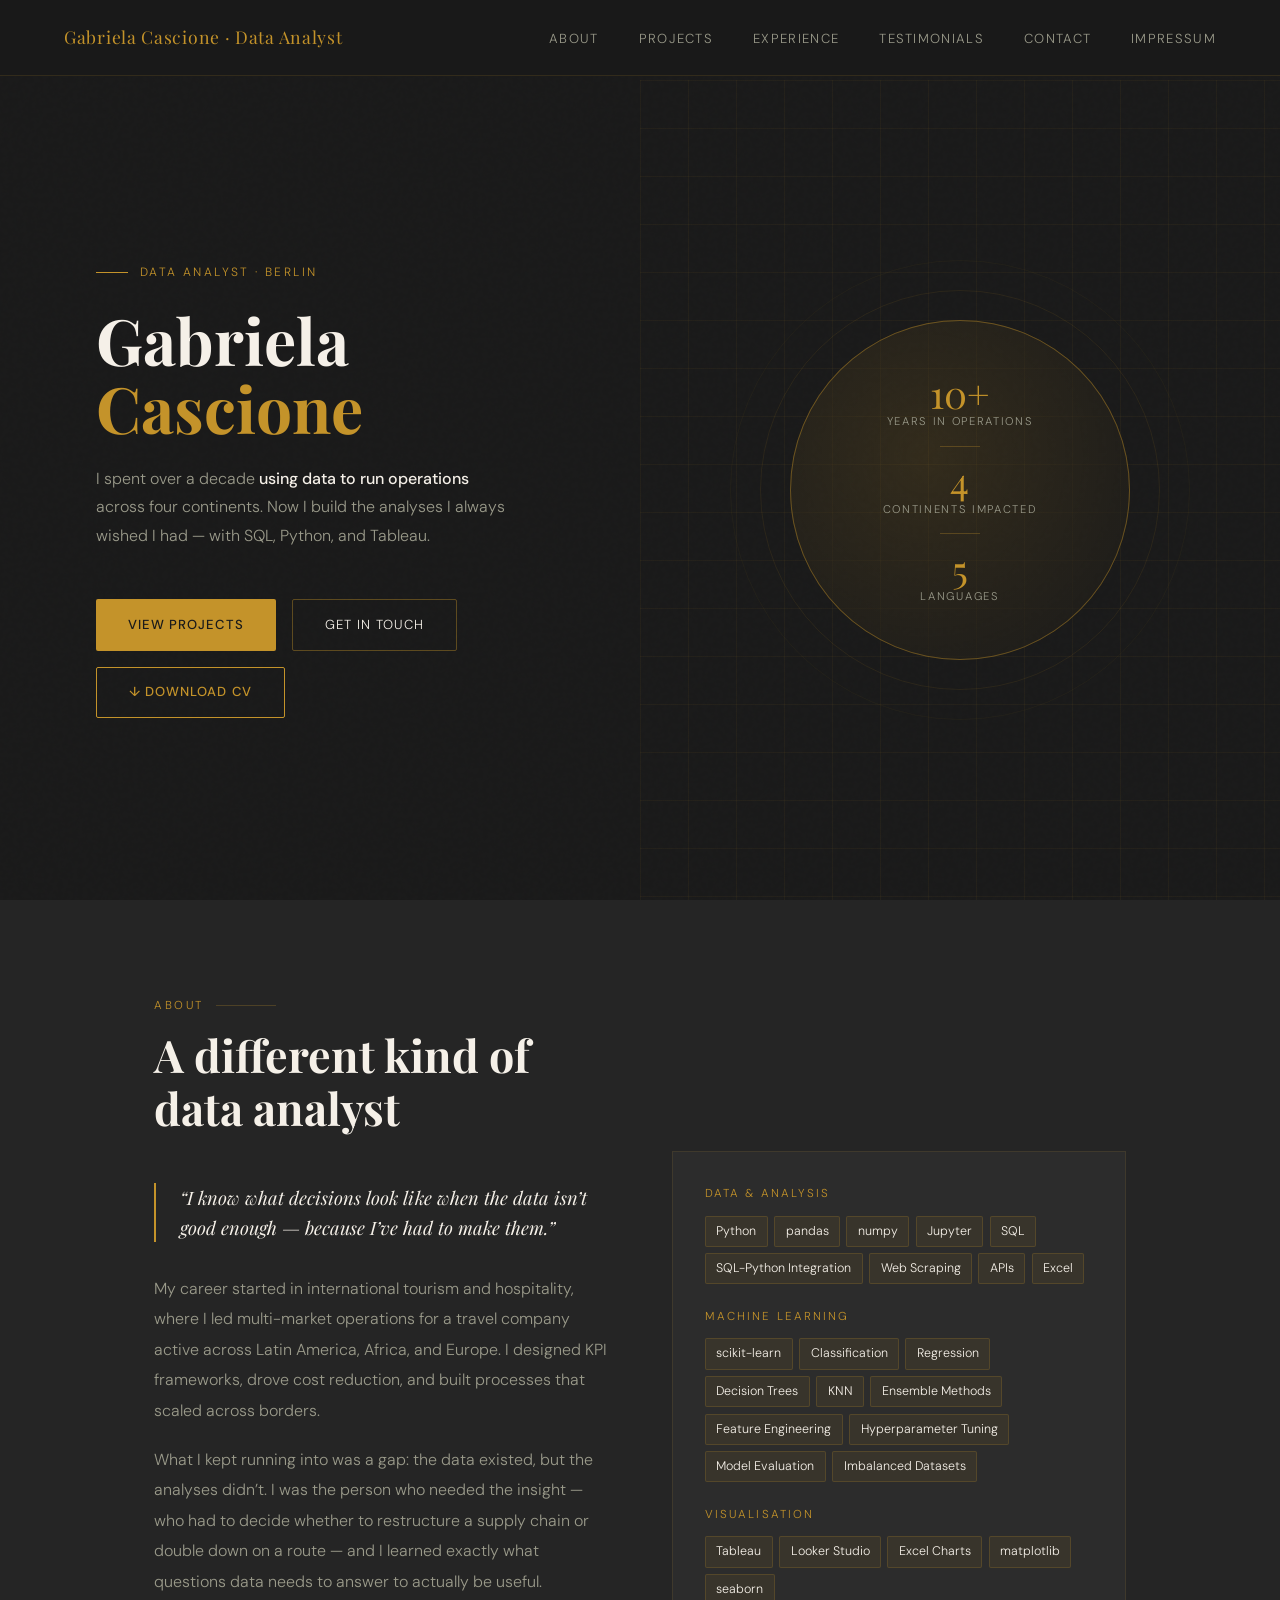
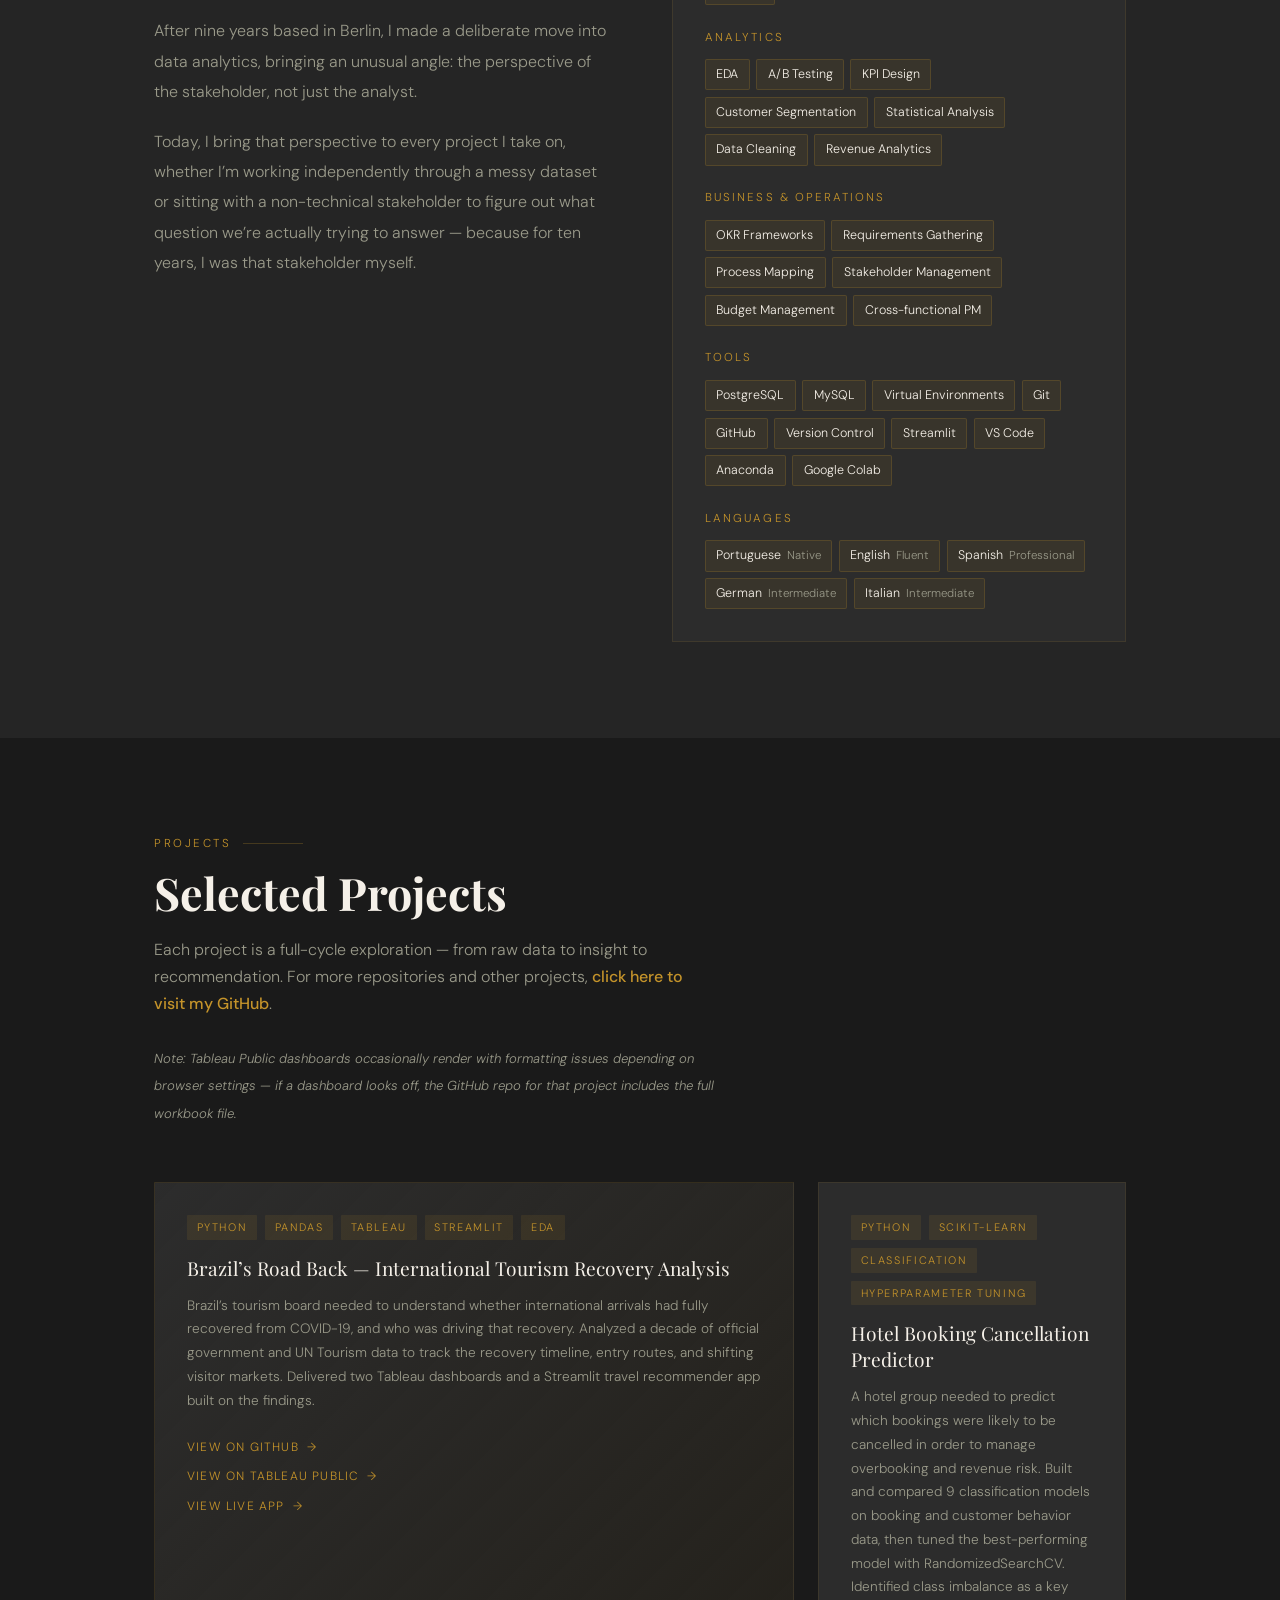
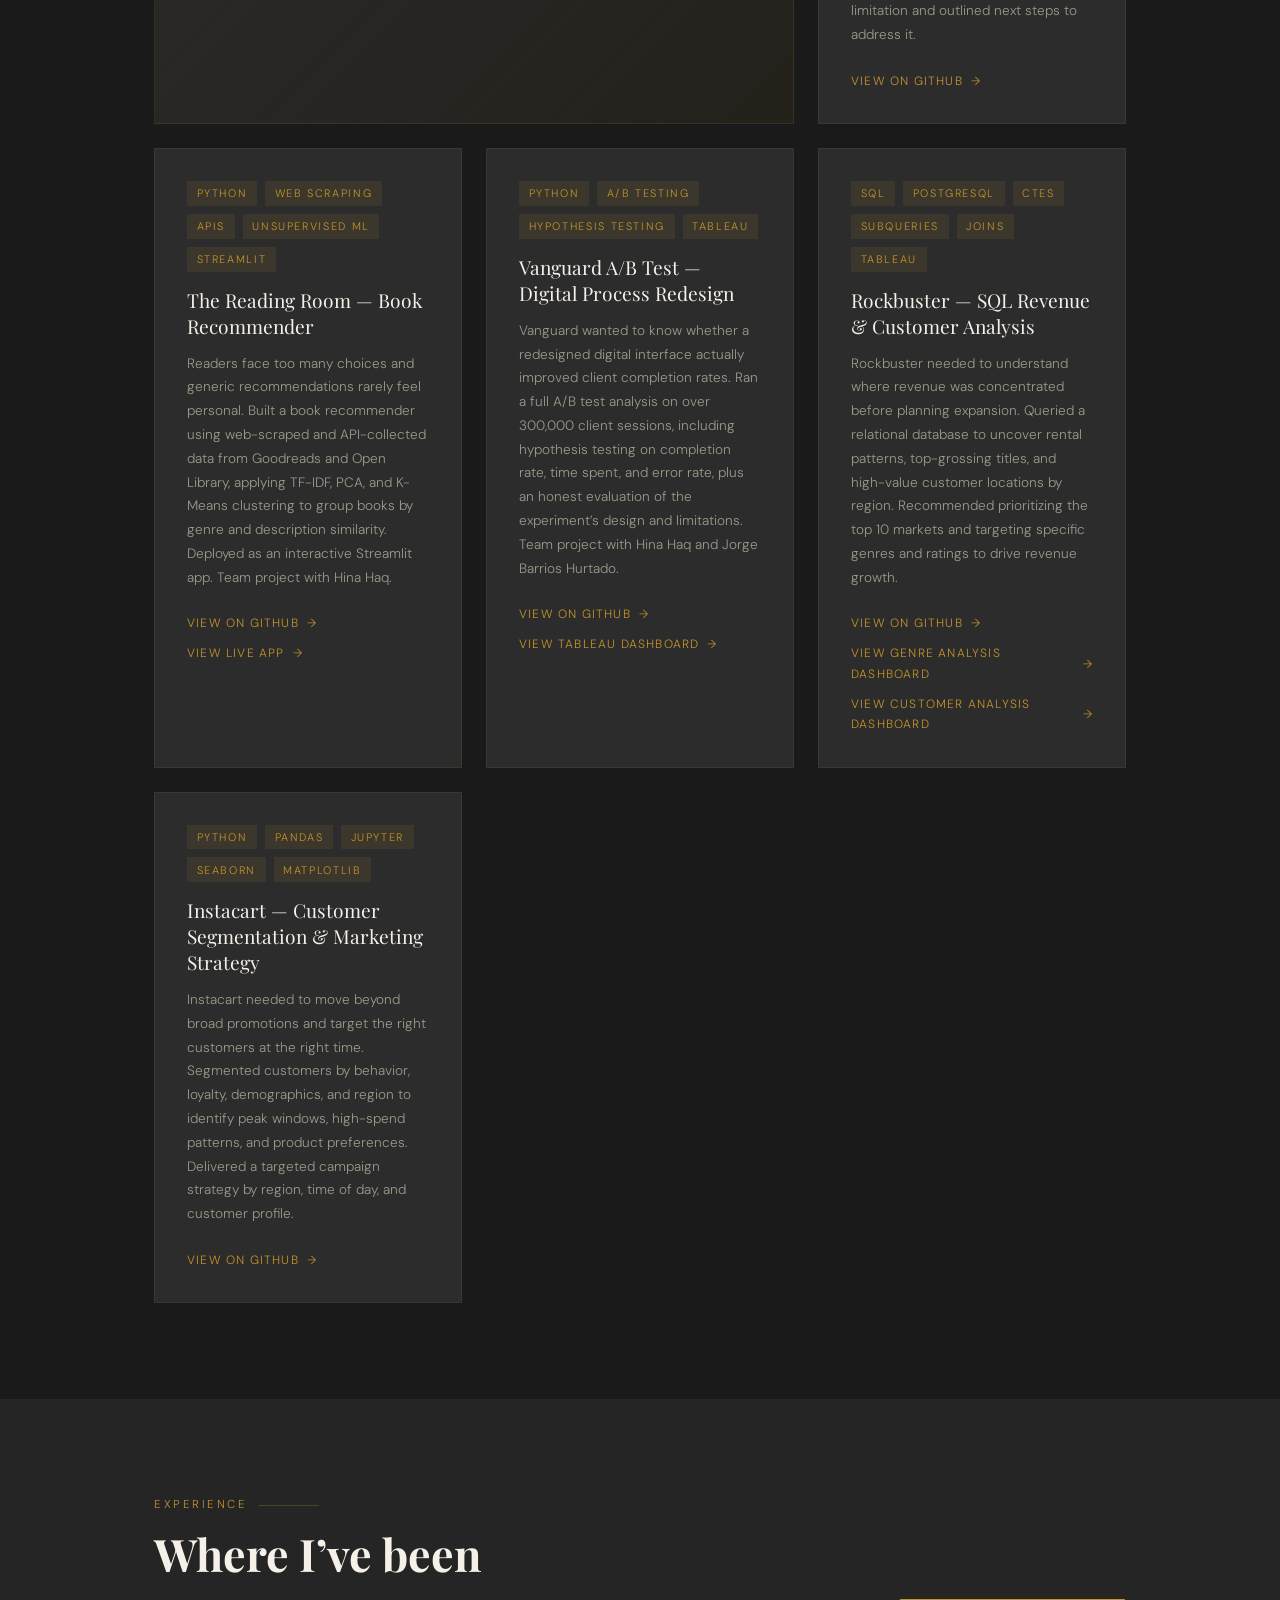
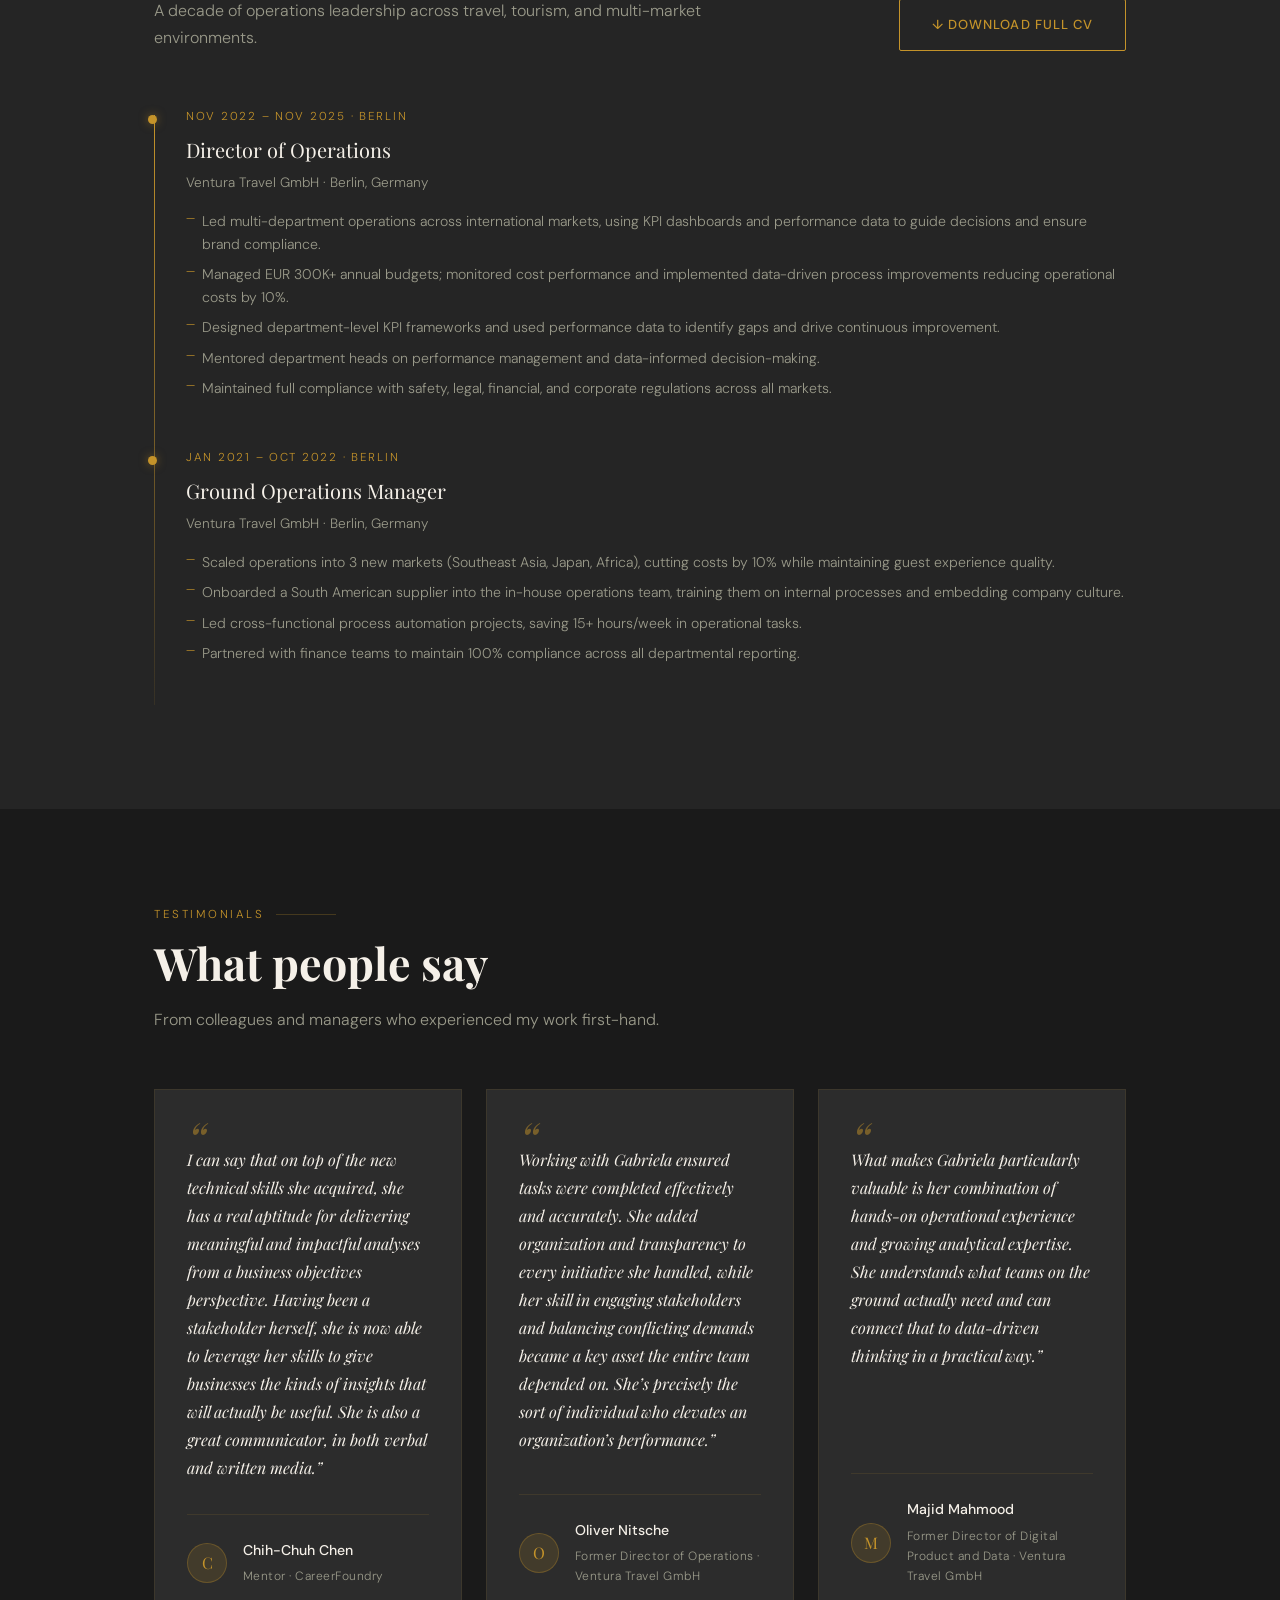
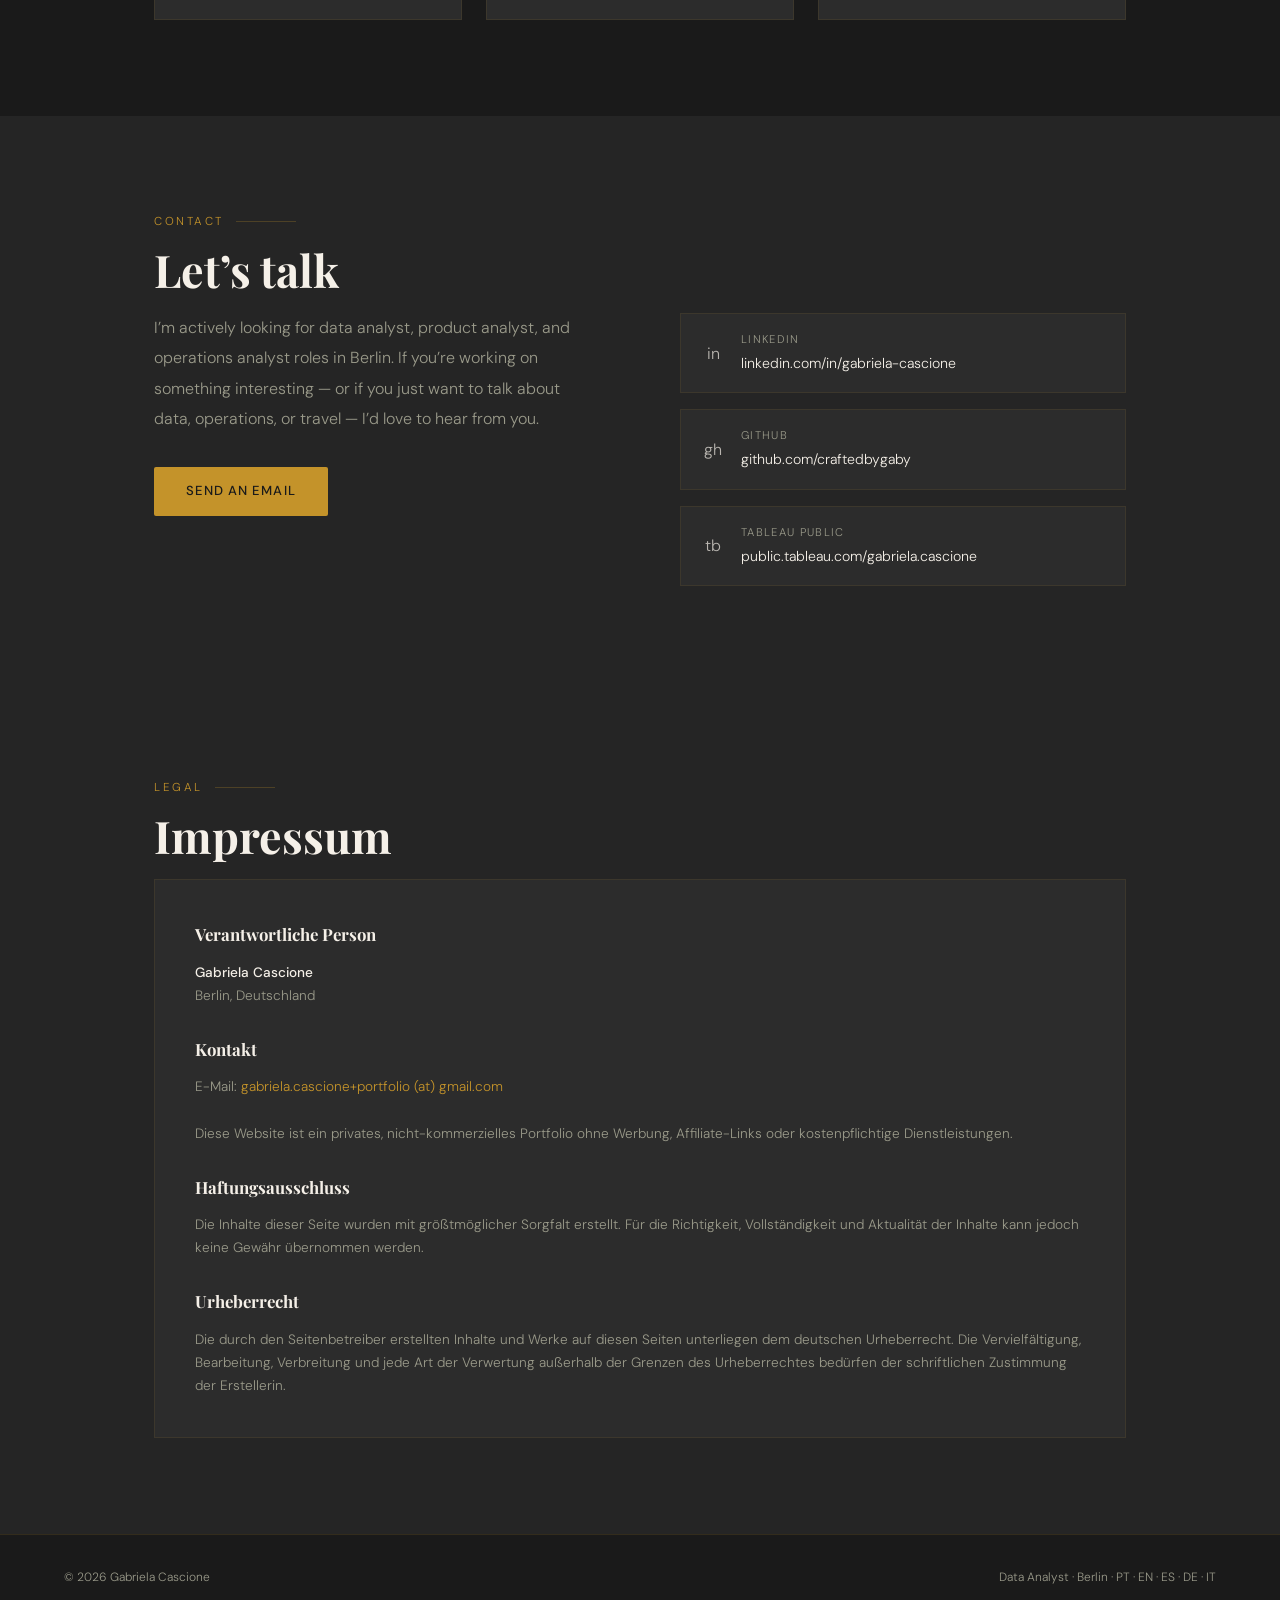
<file: index.html>
<!DOCTYPE html>
<html lang="en">
<head>
  <meta charset="UTF-8" />
  <meta name="viewport" content="width=device-width, initial-scale=1.0"/>
  <!-- [CHANGE #1] Browser tab title -->
  <title>Gabriela Cascione — Data Analyst | Berlin, Germany</title>
  <meta name="description" content="Data Analyst based in Berlin, Germany. Portfolio showcasing end-to-end projects in SQL, Python, and Tableau. 10+ years of operations experience across 4 continents."/>
  <meta name="keywords" content="Data Analyst, Berlin, Germany, SQL, Python, Tableau, Data Analytics, Portfolio, Gabriela Cascione"/>
  <meta name="author" content="Gabriela Cascione"/>
  <meta name="robots" content="index, follow"/>
  <link rel="canonical" href="https://craftedbygaby.github.io"/>
  <meta property="og:title" content="Gabriela Cascione — Data Analyst | Berlin"/>
  <meta property="og:description" content="End-to-end data projects in SQL, Python, and Tableau — plus 10+ years of operational experience that makes the difference."/>
  <meta property="og:image" content="https://craftedbygaby.github.io/linkedin_thumbnail_dark.png"/>
  <meta property="og:image:width" content="1200"/>
  <meta property="og:image:height" content="627"/>
  <meta property="og:url" content="https://craftedbygaby.github.io"/>
  <meta property="og:type" content="website"/>
  <meta property="og:locale" content="en_DE"/>
  <script type="application/ld+json">
  {
    "@context": "https://schema.org",
    "@type": "Person",
    "name": "Gabriela Cascione",
    "jobTitle": "Data Analyst",
    "url": "https://craftedbygaby.github.io",
    "address": {
      "@type": "PostalAddress",
      "addressLocality": "Berlin",
      "addressCountry": "DE"
    },
    "sameAs": [
      "https://linkedin.com/in/gabriela-cascione",
      "https://github.com/craftedbygaby",
      "https://public.tableau.com/app/profile/gabriela.cascione"
    ],
    "knowsAbout": ["Data Analysis", "SQL", "Python", "Tableau", "Business Intelligence"]
  }
  </script>
  <link href="https://fonts.googleapis.com/css2?family=Playfair+Display:wght@400;700&family=DM+Sans:wght@300;400;500&display=swap" rel="stylesheet"/>
  <link rel="icon" type="image/svg+xml" href="favicon.svg"/>
  <link rel="stylesheet" href="style.css"/>
</head>
<body>

  <!-- NAV -->
  <nav>
    <a href="#" class="nav-logo">Gabriela Cascione &middot; Data Analyst</a>
    <ul class="nav-links">
      <li><a href="#about">About</a></li>
      <li><a href="#projects">Projects</a></li>
      <li><a href="#experience">Experience</a></li>
      <li><a href="#testimonials">Testimonials</a></li>
      <li><a href="#contact">Contact</a></li>
      <li><a href="#impressum">Impressum</a></li>
    </ul>
  </nav>

  <!-- HERO -->
  <section class="hero">
    <div class="hero-left">
      <div class="hero-eyebrow">Data Analyst &middot; Berlin</div>
      <h1 class="hero-name">
        Gabriela<br/>
        <span>Cascione</span>
      </h1>
      <p class="hero-tagline">
        I spent over a decade <strong>using data to run operations</strong> across four continents.
        Now I build the analyses I always wished I had &mdash; with SQL, Python, and Tableau.
      </p>
      <div class="hero-cta">
        <a href="#projects" class="btn btn-primary">View Projects</a>
        <a href="#contact" class="btn btn-outline">Get in Touch</a>
        <!-- [CHANGE #2] Rename your CV PDF to match and place it in the same folder -->
        <a href="Gabriela_Cascione_CV.pdf" download class="btn btn-cv">&darr; Download CV</a>
      </div>
    </div>
    <div class="hero-right">
      <div class="hero-graphic">
        <div class="data-ring"></div>
        <div class="data-ring"></div>
        <div class="data-ring"></div>
        <div class="data-center">
          <div class="stat-item">
            <div class="stat-number">10+</div>
            <div class="stat-label">Years in Operations</div>
          </div>
          <div class="stat-divider"></div>
          <div class="stat-item">
            <div class="stat-number">4</div>
            <div class="stat-label">Continents Impacted</div>
          </div>
          <div class="stat-divider"></div>
          <div class="stat-item">
            <div class="stat-number">5</div>
            <div class="stat-label">Languages</div>
          </div>
        </div>
      </div>
    </div>
  </section>

  <!-- ABOUT -->
  <section id="about">
    <div class="section-inner">
      <div class="fade-up">
        <div class="section-label">About</div>
        <h2 class="section-title">A different kind of<br/>data analyst</h2>
      </div>
      <div class="about-grid">
        <div class="about-text fade-up">
          <blockquote>
            &ldquo;I know what decisions look like when the data isn&rsquo;t good enough &mdash; because I&rsquo;ve had to make them.&rdquo;
          </blockquote>
          <!-- [CHANGE #3] Edit this text to match your voice -->
          <p>My career started in international tourism and hospitality, where I led multi-market operations for a travel company active across Latin America, Africa, and Europe. I designed KPI frameworks, drove cost reduction, and built processes that scaled across borders.</p>
          <p>What I kept running into was a gap: the data existed, but the analyses didn&rsquo;t. I was the person who needed the insight &mdash; who had to decide whether to restructure a supply chain or double down on a route &mdash; and I learned exactly what questions data needs to answer to actually be useful.</p>
          <p>After nine years based in Berlin, I made a deliberate move into data analytics, bringing an unusual angle: the perspective of the stakeholder, not just the analyst.</p>
          <p>Today, I bring that perspective to every project I take on, whether I&rsquo;m working independently through a messy dataset or sitting with a non-technical stakeholder to figure out what question we&rsquo;re actually trying to answer &mdash; because for ten years, I was that stakeholder myself.</p>
        </div>
        <div class="skills-panel fade-up">

          <div class="skill-group">
            <div class="skills-title">Data &amp; Analysis</div>
            <div class="skill-tags">
              <span class="skill-tag">Python</span>
              <span class="skill-tag">pandas</span>
              <span class="skill-tag">numpy</span>
              <span class="skill-tag">Jupyter</span>
              <span class="skill-tag">SQL</span>
              <span class="skill-tag">SQL-Python Integration</span>
              <span class="skill-tag">Web Scraping</span>
              <span class="skill-tag">APIs</span>
              <span class="skill-tag">Excel</span>
            </div>
          </div>

          <div class="skill-group">
            <div class="skills-title">Machine Learning</div>
            <div class="skill-tags">
              <span class="skill-tag">scikit-learn</span>
              <span class="skill-tag">Classification</span>
              <span class="skill-tag">Regression</span>
              <span class="skill-tag">Decision Trees</span>
              <span class="skill-tag">KNN</span>
              <span class="skill-tag">Ensemble Methods</span>
              <span class="skill-tag">Feature Engineering</span>
              <span class="skill-tag">Hyperparameter Tuning</span>
              <span class="skill-tag">Model Evaluation</span>
              <span class="skill-tag">Imbalanced Datasets</span>
            </div>
          </div>

          <div class="skill-group">
            <div class="skills-title">Visualisation</div>
            <div class="skill-tags">
              <span class="skill-tag">Tableau</span>
              <span class="skill-tag">Looker Studio</span>
              <span class="skill-tag">Excel Charts</span>
              <span class="skill-tag">matplotlib</span>
              <span class="skill-tag">seaborn</span>
            </div>
          </div>

          <div class="skill-group">
            <div class="skills-title">Analytics</div>
            <div class="skill-tags">
              <span class="skill-tag">EDA</span>
              <span class="skill-tag">A/B Testing</span>
              <span class="skill-tag">KPI Design</span>
              <span class="skill-tag">Customer Segmentation</span>
              <span class="skill-tag">Statistical Analysis</span>
              <span class="skill-tag">Data Cleaning</span>
              <span class="skill-tag">Revenue Analytics</span>
            </div>
          </div>

          <div class="skill-group">
            <div class="skills-title">Business &amp; Operations</div>
            <div class="skill-tags">
              <span class="skill-tag">OKR Frameworks</span>
              <span class="skill-tag">Requirements Gathering</span>
              <span class="skill-tag">Process Mapping</span>
              <span class="skill-tag">Stakeholder Management</span>
              <span class="skill-tag">Budget Management</span>
              <span class="skill-tag">Cross-functional PM</span>
            </div>
          </div>

          <div class="skill-group">
            <div class="skills-title">Tools</div>
            <div class="skill-tags">
              <span class="skill-tag">PostgreSQL</span>
              <span class="skill-tag">MySQL</span>
              <span class="skill-tag">Virtual Environments</span>
              <span class="skill-tag">Git</span>
              <span class="skill-tag">GitHub</span>
              <span class="skill-tag">Version Control</span>
              <span class="skill-tag">Streamlit</span>
              <span class="skill-tag">VS Code</span>
              <span class="skill-tag">Anaconda</span>
              <span class="skill-tag">Google Colab</span>
            </div>
          </div>

          <div class="skill-group">
            <div class="skills-title">Languages</div>
            <div class="skill-tags">
              <span class="skill-tag skill-tag--lang">Portuguese <em>Native</em></span>
              <span class="skill-tag skill-tag--lang">English <em>Fluent</em></span>
              <span class="skill-tag skill-tag--lang">Spanish <em>Professional</em></span>
              <span class="skill-tag skill-tag--lang">German <em>Intermediate</em></span>
              <span class="skill-tag skill-tag--lang">Italian <em>Intermediate</em></span>
            </div>
          </div>

        </div>
      </div>
    </div>
  </section>

  <!-- PROJECTS -->
  <section id="projects">
    <div class="section-inner">
      <div class="fade-up">
        <div class="section-label">Projects</div>
        <h2 class="section-title">Selected Projects</h2>
        <p class="section-subtitle">Each project is a full-cycle exploration &mdash; from raw data to insight to recommendation. For more repositories and other projects, <a href="https://github.com/craftedbygaby" target="_blank" class="inline-link">click here to visit my GitHub</a>.<br/><br/><em style="font-size:0.82rem;">Note: Tableau Public dashboards occasionally render with formatting issues depending on browser settings &mdash; if a dashboard looks off, the GitHub repo for that project includes the full workbook file.</em></p>
      </div>
      <div class="projects-grid">

        <!-- Viewpoint Insights — Brazil's Road Back (FEATURED) -->
        <div class="project-card featured fade-up">
          <div class="project-tag"><span class="tag">Python</span><span class="tag">pandas</span><span class="tag">Tableau</span><span class="tag">Streamlit</span><span class="tag">EDA</span></div>
          <div class="project-title">Brazil&rsquo;s Road Back &mdash; International Tourism Recovery Analysis</div>
          <p class="project-desc">Brazil&rsquo;s tourism board needed to understand whether international arrivals had fully recovered from COVID-19, and who was driving that recovery. Analyzed a decade of official government and UN Tourism data to track the recovery timeline, entry routes, and shifting visitor markets. Delivered two Tableau dashboards and a Streamlit travel recommender app built on the findings.</p>
          <div class="project-links project-links--stacked">
            <a href="https://github.com/craftedbygaby/viewpoint_insights" target="_blank" class="project-footer">View on GitHub</a>
            <a href="https://public.tableau.com/app/profile/gabriela.cascione/viz/BrazilsRoadBackInternationalTourismRecovery20152024/D1-World" target="_blank" class="project-footer">View on Tableau Public</a>
            <a href="https://brazil-travel-recommender.streamlit.app/" target="_blank" class="project-footer">View Live App</a>
          </div>
        </div>

        <!-- Hotel Cancellation ML -->
        <div class="project-card fade-up">
          <div class="project-tag"><span class="tag">Python</span><span class="tag">scikit-learn</span><span class="tag">Classification</span><span class="tag">Hyperparameter Tuning</span></div>
          <div class="project-title">Hotel Booking Cancellation Predictor</div>
          <p class="project-desc">A hotel group needed to predict which bookings were likely to be cancelled in order to manage overbooking and revenue risk. Built and compared 9 classification models on booking and customer behavior data, then tuned the best-performing model with RandomizedSearchCV. Identified class imbalance as a key limitation and outlined next steps to address it.</p>
          <a href="https://github.com/craftedbygaby/hotel_cancelation_ml" target="_blank" class="project-footer">View on GitHub</a>
        </div>

        <!-- The Reading Room (team project, forked) -->
        <div class="project-card fade-up">
          <div class="project-tag"><span class="tag">Python</span><span class="tag">Web Scraping</span><span class="tag">APIs</span><span class="tag">Unsupervised ML</span><span class="tag">Streamlit</span></div>
          <div class="project-title">The Reading Room &mdash; Book Recommender</div>
          <p class="project-desc">Readers face too many choices and generic recommendations rarely feel personal. Built a book recommender using web-scraped and API-collected data from Goodreads and Open Library, applying TF-IDF, PCA, and K-Means clustering to group books by genre and description similarity. Deployed as an interactive Streamlit app. Team project with Hina Haq.</p>
          <div class="project-links project-links--stacked">
            <a href="https://github.com/craftedbygaby/The_Reading_Room" target="_blank" class="project-footer">View on GitHub</a>
            <a href="https://the-reading-room.streamlit.app/" target="_blank" class="project-footer">View Live App</a>
          </div>
        </div>

        <!-- AB Testing (team project, forked) -->
        <div class="project-card fade-up">
          <div class="project-tag"><span class="tag">Python</span><span class="tag">A/B Testing</span><span class="tag">Hypothesis Testing</span><span class="tag">Tableau</span></div>
          <div class="project-title">Vanguard A/B Test &mdash; Digital Process Redesign</div>
          <p class="project-desc">Vanguard wanted to know whether a redesigned digital interface actually improved client completion rates. Ran a full A/B test analysis on over 300,000 client sessions, including hypothesis testing on completion rate, time spent, and error rate, plus an honest evaluation of the experiment&rsquo;s design and limitations. Team project with Hina Haq and Jorge Barrios Hurtado.</p>
          <div class="project-links project-links--stacked">
            <a href="https://github.com/craftedbygaby/AB_testing" target="_blank" class="project-footer">View on GitHub</a>
            <a href="https://public.tableau.com/app/profile/jorge.barrios.hurtado/viz/Vanguard_ABTest_Dashboard/Dashboard1?publish=yes" target="_blank" class="project-footer">View Tableau Dashboard</a>
          </div>
        </div>

        <!-- [CHANGE] Rockbuster has TWO links — replace both # below -->
        <div class="project-card fade-up">
          <div class="project-tag"><span class="tag">SQL</span><span class="tag">PostgreSQL</span><span class="tag">CTEs</span><span class="tag">Subqueries</span><span class="tag">Joins</span><span class="tag">Tableau</span></div>
          <div class="project-title">Rockbuster &mdash; SQL Revenue &amp; Customer Analysis</div>
          <p class="project-desc">Rockbuster needed to understand where revenue was concentrated before planning expansion. Queried a relational database to uncover rental patterns, top-grossing titles, and high-value customer locations by region. Recommended prioritizing the top 10 markets and targeting specific genres and ratings to drive revenue growth.</p>
          <div class="project-links project-links--stacked">
            <a href="https://github.com/craftedbygaby/rockbuster" target="_blank" class="project-footer">View on GitHub</a>
            <a href="https://public.tableau.com/app/profile/gabriela.cascione/viz/InventoryAnalysis-Rockbuster-3_10/D-GenreAnalysis" target="_blank" class="project-footer">View Genre Analysis Dashboard</a>
            <a href="https://public.tableau.com/app/profile/gabriela.cascione/viz/CustomerAnalysis-Rockbuster-3_10/D-WhereareourCustomers" target="_blank" class="project-footer">View Customer Analysis Dashboard</a>
          </div>
        </div>

        <!-- Instacart (demoted to regular size) -->
        <div class="project-card fade-up">
          <div class="project-tag"><span class="tag">Python</span><span class="tag">pandas</span><span class="tag">Jupyter</span><span class="tag">seaborn</span><span class="tag">matplotlib</span></div>
          <div class="project-title">Instacart &mdash; Customer Segmentation &amp; Marketing Strategy</div>
          <p class="project-desc">Instacart needed to move beyond broad promotions and target the right customers at the right time. Segmented customers by behavior, loyalty, demographics, and region to identify peak windows, high-spend patterns, and product preferences. Delivered a targeted campaign strategy by region, time of day, and customer profile.</p>
          <a href="https://github.com/craftedbygaby/instacart" target="_blank" class="project-footer">View on GitHub</a>
        </div>

      </div>
    </div>
  </section>

  <!-- EXPERIENCE -->
  <section id="experience">
    <div class="section-inner">
      <div class="fade-up experience-header">
        <div class="experience-header-text">
          <div class="section-label">Experience</div>
          <h2 class="section-title">Where I&rsquo;ve been</h2>
          <p class="section-subtitle">A decade of operations leadership across travel, tourism, and multi-market environments.</p>
        </div>
        <!-- [CHANGE #10] Same CV filename as [CHANGE #2] -->
        <a href="Gabriela_Cascione_CV.pdf" download class="btn btn-cv">&darr; Download Full CV</a>
      </div>
      <div class="timeline fade-up">

        <div class="timeline-item">
          <div class="timeline-date">Nov 2022 &ndash; Nov 2025 &middot; Berlin</div>
          <div class="timeline-role">Director of Operations</div>
          <div class="timeline-company">Ventura Travel GmbH &middot; Berlin, Germany</div>
          <ul class="timeline-bullets">
            <li>Led multi-department operations across international markets, using KPI dashboards and performance data to guide decisions and ensure brand compliance.</li>
            <li>Managed EUR 300K+ annual budgets; monitored cost performance and implemented data-driven process improvements reducing operational costs by 10%.</li>
            <li>Designed department-level KPI frameworks and used performance data to identify gaps and drive continuous improvement.</li>
            <li>Mentored department heads on performance management and data-informed decision-making.</li>
            <li>Maintained full compliance with safety, legal, financial, and corporate regulations across all markets.</li>
          </ul>
        </div>

        <div class="timeline-item">
          <div class="timeline-date">Jan 2021 &ndash; Oct 2022 &middot; Berlin</div>
          <div class="timeline-role">Ground Operations Manager</div>
          <div class="timeline-company">Ventura Travel GmbH &middot; Berlin, Germany</div>
          <ul class="timeline-bullets">
            <li>Scaled operations into 3 new markets (Southeast Asia, Japan, Africa), cutting costs by 10% while maintaining guest experience quality.</li>
            <li>Onboarded a South American supplier into the in-house operations team, training them on internal processes and embedding company culture.</li>
            <li>Led cross-functional process automation projects, saving 15+ hours/week in operational tasks.</li>
            <li>Partnered with finance teams to maintain 100% compliance across all departmental reporting.</li>
          </ul>
        </div>

        <!-- [CHANGE #13] EARLIER ROLES (optional) — copy this block, uncomment, and fill in
        <div class="timeline-item">
          <div class="timeline-date">20XX - 20XX - [Location]</div>
          <div class="timeline-role">[Job Title]</div>
          <div class="timeline-company">[Company] - [Location]</div>
          <ul class="timeline-bullets">
            <li>Bullet one.</li>
            <li>Bullet two.</li>
          </ul>
        </div>
        -->

      </div>
    </div>
  </section>

  <!-- TESTIMONIALS -->
  <section id="testimonials">
    <div class="section-inner">
      <div class="fade-up">
        <div class="section-label">Testimonials</div>
        <h2 class="section-title">What people say</h2>
        <p class="section-subtitle">From colleagues and managers who experienced my work first-hand.</p>
      </div>
      <div class="testimonials-grid fade-up">

        <!-- [CHANGE #14] TESTIMONIAL 1
             quote: the person's words (2-4 sentences)
             testimonial-avatar: first letter of their first name
             name: their full name
             role: job title and company, e.g. "Head of Product &middot; Ventura Travel" -->
        <div class="testimonial-card">
          <div class="testimonial-quote">
            I can say that on top of the new technical skills she acquired, she has a real aptitude for delivering meaningful and impactful analyses from a business objectives perspective. Having been a stakeholder herself, she is now able to leverage her skills to give businesses the kinds of insights that will actually be useful. She is also a great communicator, in both verbal and written media.&rdquo;
          </div>
          <div class="testimonial-author">
            <div class="testimonial-avatar">C</div>
            <div>
              <div class="testimonial-name">Chih-Chuh Chen</div>
              <div class="testimonial-role">Mentor &middot; CareerFoundry</div>
            </div>
          </div>
        </div>

        <!-- [CHANGE #15] TESTIMONIAL 2 -->
        <div class="testimonial-card">
          <div class="testimonial-quote">
            Working with Gabriela ensured tasks were completed effectively and accurately. She added organization and transparency to every initiative she handled, while her skill in engaging stakeholders and balancing conflicting demands became a key asset the entire team depended on. She’s precisely the sort of individual who elevates an organization’s performance.&rdquo;
          </div>
          <div class="testimonial-author">
            <div class="testimonial-avatar">O</div>
            <div>
              <div class="testimonial-name">Oliver Nitsche</div>
              <div class="testimonial-role">Former Director of Operations &middot; Ventura Travel GmbH</div>
            </div>
          </div>
        </div>

        <!-- [CHANGE #16] TESTIMONIAL 3 -->
        <div class="testimonial-card">
          <div class="testimonial-quote">
            What makes Gabriela particularly valuable is her combination of hands-on operational experience and growing analytical expertise. She understands what teams on the ground actually need and can connect that to data-driven thinking in a practical way.&rdquo;
          </div>
          <div class="testimonial-author">
            <div class="testimonial-avatar">M</div>
            <div>
              <div class="testimonial-name">Majid Mahmood</div>
              <div class="testimonial-role">Former Director of Digital Product and Data &middot; Ventura Travel GmbH</div>
            </div>
          </div>
        </div>

      </div>
    </div>
  </section>

  <!-- CONTACT -->
  <section id="contact">
    <div class="section-inner">
      <div class="fade-up">
        <div class="section-label">Contact</div>
        <h2 class="section-title">Let&rsquo;s talk</h2>
      </div>
      <div class="contact-grid">
        <div class="contact-text fade-up">
          <p>I&rsquo;m actively looking for data analyst, product analyst, and operations analyst roles in Berlin. If you&rsquo;re working on something interesting &mdash; or if you just want to talk about data, operations, or travel &mdash; I&rsquo;d love to hear from you.</p>
          <!-- [CHANGE #17] Your real email address -->
          <a href="mailto:gabriela.cascione+portfolio@gmail.com" class="btn btn-primary">Send an Email</a>
        </div>
        <div class="contact-links fade-up">
          <!-- [CHANGE #18] LinkedIn URL and display text -->
          <a href="https://linkedin.com/in/gabriela-cascione" target="_blank" class="contact-link">
            <span class="contact-link-icon">in</span>
            <div><span class="contact-link-label">LinkedIn</span><span class="contact-link-value">linkedin.com/in/gabriela-cascione</span></div>
          </a>
          <!-- [CHANGE #19] GitHub URL and display text -->
          <a href="https://github.com/craftedbygaby" target="_blank" class="contact-link">
            <span class="contact-link-icon">gh</span>
            <div><span class="contact-link-label">GitHub</span><span class="contact-link-value">github.com/craftedbygaby</span></div>
          </a>
          <!-- [CHANGE #20] Tableau Public URL and display text -->
          <a href="https://public.tableau.com/app/profile/gabriela.cascione" target="_blank" class="contact-link">
            <span class="contact-link-icon">tb</span>
            <div><span class="contact-link-label">Tableau Public</span><span class="contact-link-value">public.tableau.com/gabriela.cascione</span></div>
          </a>
        </div>
      </div>
    </div>
  </section>

  <!-- IMPRESSUM -->
  <section id="impressum">
    <div class="section-inner">
      <div class="fade-up">
        <div class="section-label">Legal</div>
        <h2 class="section-title">Impressum</h2>
      </div>
      <div class="impressum-box fade-up">
        <h3>Verantwortliche Person</h3>
        <p><strong>Gabriela Cascione</strong><br/>Berlin, Deutschland</p>
        <h3>Kontakt</h3>
        <p>
          <!-- [CHANGE #21] Your email address -->
          E-Mail: <a href="mailto:gabriela.cascione+portfolio@gmail.com">gabriela.cascione+portfolio (at) gmail.com</a><br/><br/>
          Diese Website ist ein privates, nicht-kommerzielles Portfolio ohne Werbung, Affiliate-Links oder kostenpflichtige Dienstleistungen.
        </p>
        <h3>Haftungsausschluss</h3>
        <p>Die Inhalte dieser Seite wurden mit gr&ouml;&szlig;tm&ouml;glicher Sorgfalt erstellt. F&uuml;r die Richtigkeit, Vollst&auml;ndigkeit und Aktualit&auml;t der Inhalte kann jedoch keine Gew&auml;hr &uuml;bernommen werden.</p>
        <h3>Urheberrecht</h3>
        <p>Die durch den Seitenbetreiber erstellten Inhalte und Werke auf diesen Seiten unterliegen dem deutschen Urheberrecht. Die Vervielf&auml;ltigung, Bearbeitung, Verbreitung und jede Art der Verwertung au&szlig;erhalb der Grenzen des Urheberrechtes bed&uuml;rfen der schriftlichen Zustimmung der Erstellerin.</p>
      </div>
    </div>
  </section>

  <!-- FOOTER — [CHANGE #22] update year if launching in 2027 or later -->
  <footer>
    <span>&copy; 2026 Gabriela Cascione</span>
    <span>Data Analyst &middot; Berlin &middot; PT &middot; EN &middot; ES &middot; DE &middot; IT</span>
  </footer>

  <script>
    var els = document.querySelectorAll('.fade-up');
    var observer = new IntersectionObserver(function(entries) {
      entries.forEach(function(entry, i) {
        if (entry.isIntersecting) {
          setTimeout(function() { entry.target.classList.add('visible'); }, i * 80);
          observer.unobserve(entry.target);
        }
      });
    }, { threshold: 0.1 });
    els.forEach(function(el) { observer.observe(el); });
  </script>

</body>
</html>
</file>
<file: style.css>
:root {
  --gold: #C4932A;
  --gold-light: #E8B84B;
  --dark: #1A1A1A;
  --dark-mid: #252525;
  --dark-card: #2C2C2C;
  --off-white: #F5F0E8;
  --text-muted: #9A9A8A;
  --font-display: 'Playfair Display', serif;
  --font-body: 'DM Sans', sans-serif;
}

*, *::before, *::after { box-sizing: border-box; margin: 0; padding: 0; }
html { scroll-behavior: smooth; }

body {
  background: var(--dark);
  color: var(--off-white);
  font-family: var(--font-body);
  font-weight: 300;
  line-height: 1.7;
  overflow-x: hidden;
}

body::before {
  content: '';
  position: fixed;
  inset: 0;
  background-image: url("data:image/svg+xml,%3Csvg viewBox='0 0 200 200' xmlns='http://www.w3.org/2000/svg'%3E%3Cfilter id='n'%3E%3CfeTurbulence type='fractalNoise' baseFrequency='0.9' numOctaves='4' stitchTiles='stitch'/%3E%3C/filter%3E%3Crect width='100%25' height='100%25' filter='url(%23n)' opacity='0.03'/%3E%3C/svg%3E");
  pointer-events: none;
  z-index: 0;
  opacity: 0.4;
}

/* ── NAV ── */
nav {
  position: fixed; top: 0; left: 0; right: 0; z-index: 100;
  display: flex; justify-content: space-between; align-items: center;
  padding: 1.4rem 4rem;
  background: rgba(26,26,26,0.92);
  backdrop-filter: blur(12px);
  border-bottom: 1px solid rgba(196,147,42,0.15);
}
.nav-logo { font-family: var(--font-display); font-size: 1.1rem; color: var(--gold); letter-spacing: 0.04em; text-decoration: none; }
.nav-links { display: flex; gap: 2.5rem; list-style: none; }
.nav-links a { color: var(--text-muted); text-decoration: none; font-size: 0.82rem; letter-spacing: 0.1em; text-transform: uppercase; transition: color 0.25s; }
.nav-links a:hover { color: var(--gold); }

/* ── HERO ── */
.hero { min-height: 100vh; display: grid; grid-template-columns: 1fr 1fr; position: relative; padding-top: 80px; }
.hero-left { display: flex; flex-direction: column; justify-content: center; padding: 6rem 4rem 6rem 6rem; position: relative; z-index: 1; }
.hero-eyebrow { font-size: 0.75rem; letter-spacing: 0.2em; text-transform: uppercase; color: var(--gold); margin-bottom: 1.5rem; display: flex; align-items: center; gap: 0.75rem; }
.hero-eyebrow::before { content: ''; display: block; width: 2rem; height: 1px; background: var(--gold); }
.hero-name { font-family: var(--font-display); font-size: clamp(3rem,5vw,5.5rem); font-weight: 700; line-height: 1.05; margin-bottom: 1.5rem; color: var(--off-white); }
.hero-name span { color: var(--gold); display: block; }
.hero-tagline { font-size: 1rem; color: var(--text-muted); max-width: 420px; margin-bottom: 3rem; line-height: 1.8; }
.hero-tagline strong { color: var(--off-white); font-weight: 500; }
.hero-cta { display: flex; gap: 1rem; flex-wrap: wrap; }

/* ── BUTTONS ── */
.btn { display: inline-flex; align-items: center; gap: 0.5rem; padding: 0.85rem 2rem; border-radius: 2px; font-family: var(--font-body); font-size: 0.82rem; letter-spacing: 0.08em; text-transform: uppercase; text-decoration: none; cursor: pointer; transition: all 0.25s; border: none; }
.btn-primary { background: var(--gold); color: var(--dark); font-weight: 500; }
.btn-primary:hover { background: var(--gold-light); transform: translateY(-1px); }
.btn-outline { background: transparent; color: var(--off-white); border: 1px solid rgba(196,147,42,0.4); }
.btn-outline:hover { border-color: var(--gold); color: var(--gold); transform: translateY(-1px); }
.btn-cv { background: transparent; color: var(--gold); border: 1px solid var(--gold); font-weight: 500; }
.btn-cv:hover { background: var(--gold); color: var(--dark); transform: translateY(-1px); }

/* ── HERO RIGHT ── */
.hero-right { position: relative; display: flex; align-items: center; justify-content: center; overflow: hidden; }
.hero-right::before { content: ''; position: absolute; inset: 0; background-image: linear-gradient(rgba(196,147,42,0.06) 1px,transparent 1px),linear-gradient(90deg,rgba(196,147,42,0.06) 1px,transparent 1px); background-size: 48px 48px; }
.hero-graphic { position: relative; z-index: 1; width: 340px; height: 340px; }
.data-ring { position: absolute; inset: 0; border-radius: 50%; border: 1px solid rgba(196,147,42,0.2); animation: pulse-ring 4s ease-in-out infinite; }
.data-ring:nth-child(2) { inset: -30px; animation-delay: 1s; opacity: 0.5; }
.data-ring:nth-child(3) { inset: -60px; animation-delay: 2s; opacity: 0.25; }
@keyframes pulse-ring { 0%,100% { transform: scale(1); opacity: 0.3; } 50% { transform: scale(1.02); opacity: 0.6; } }
.data-center { width: 100%; height: 100%; border-radius: 50%; background: radial-gradient(circle at 40% 40%,rgba(196,147,42,0.15),rgba(26,26,26,0.8)); border: 1px solid rgba(196,147,42,0.3); display: flex; flex-direction: column; align-items: center; justify-content: center; gap: 0.5rem; }
.stat-item { text-align: center; }
.stat-number { font-family: var(--font-display); font-size: 2.4rem; color: var(--gold); line-height: 1; }
.stat-label { font-size: 0.7rem; letter-spacing: 0.15em; text-transform: uppercase; color: var(--text-muted); }
.stat-divider { width: 40px; height: 1px; background: rgba(196,147,42,0.3); margin: 0.4rem 0; }

/* ── SHARED SECTION STYLES ── */
section { position: relative; z-index: 1; }
.section-inner { max-width: 1100px; margin: 0 auto; padding: 6rem 4rem; }
.section-label { font-size: 0.72rem; letter-spacing: 0.22em; text-transform: uppercase; color: var(--gold); margin-bottom: 0.75rem; display: flex; align-items: center; gap: 0.75rem; }
.section-label::after { content: ''; flex: 1; height: 1px; background: rgba(196,147,42,0.25); max-width: 60px; }
.section-title { font-family: var(--font-display); font-size: clamp(2rem,3.5vw,3rem); font-weight: 700; line-height: 1.2; margin-bottom: 1rem; }
.section-subtitle { color: var(--text-muted); max-width: 560px; margin-bottom: 3.5rem; }
.inline-link { color: var(--gold); text-decoration: none; font-weight: 500; transition: color 0.2s; }
.inline-link:hover { color: var(--gold-light); text-decoration: underline; }

/* ── ABOUT ── */
#about { background: var(--dark-mid); }
.about-grid { display: grid; grid-template-columns: 1fr 1fr; gap: 4rem; align-items: start; }
.about-text p { color: var(--text-muted); margin-bottom: 1.2rem; line-height: 1.9; }
.about-text p strong { color: var(--off-white); font-weight: 500; }
.about-text blockquote { border-left: 2px solid var(--gold); padding-left: 1.5rem; margin: 2rem 0; font-family: var(--font-display); font-size: 1.15rem; color: var(--off-white); line-height: 1.6; font-style: italic; }
.skills-panel { background: var(--dark-card); border: 1px solid rgba(196,147,42,0.12); padding: 2rem; }
.skills-title { font-size: 0.72rem; letter-spacing: 0.18em; text-transform: uppercase; color: var(--gold); margin-bottom: 0.75rem; }
.skill-group { margin-bottom: 1.4rem; }
.skill-group:last-child { margin-bottom: 0; }
.skill-tags { display: flex; flex-wrap: wrap; gap: 0.4rem; }
.skill-tag { background: rgba(196,147,42,0.08); border: 1px solid rgba(196,147,42,0.2); color: var(--off-white); font-size: 0.78rem; padding: 0.25rem 0.65rem; border-radius: 2px; }
.skill-tag--lang { display: flex; gap: 0.35rem; align-items: center; }
.skill-tag--lang em { color: var(--text-muted); font-style: normal; font-size: 0.72rem; }

/* ── PROJECTS ── */
#projects { background: var(--dark); }
.projects-grid { display: grid; grid-template-columns: repeat(3,1fr); gap: 1.5rem; }
.project-card { background: var(--dark-card); border: 1px solid rgba(196,147,42,0.1); padding: 2rem; position: relative; overflow: hidden; transition: border-color 0.3s,transform 0.3s; cursor: pointer; text-decoration: none; display: block; color: inherit; }
.project-card::before { content: ''; position: absolute; top: 0; left: 0; right: 0; height: 2px; background: linear-gradient(90deg,transparent,var(--gold),transparent); transform: scaleX(0); transition: transform 0.4s; }
.project-card:hover { border-color: rgba(196,147,42,0.35); transform: translateY(-3px); }
.project-card:hover::before { transform: scaleX(1); }
.project-tag { font-size: 0.68rem; letter-spacing: 0.15em; text-transform: uppercase; color: var(--gold); margin-bottom: 1rem; display: flex; gap: 0.5rem; flex-wrap: wrap; }
.tag { background: rgba(196,147,42,0.1); padding: 0.2rem 0.6rem; border-radius: 1px; }
.project-title { font-family: var(--font-display); font-size: 1.2rem; margin-bottom: 0.75rem; line-height: 1.35; }
.project-desc { font-size: 0.85rem; color: var(--text-muted); line-height: 1.75; margin-bottom: 1.5rem; }
.project-footer { display: flex; align-items: center; gap: 0.5rem; font-size: 0.75rem; letter-spacing: 0.1em; text-transform: uppercase; color: var(--gold); text-decoration: none; }
.project-links { display: flex; gap: 1.5rem; flex-wrap: wrap; }
.project-links--stacked { display: flex; flex-direction: column; gap: 0.6rem; }
.project-footer::after { content: '\2192'; transition: transform 0.2s; }
.project-card:hover .project-footer::after { transform: translateX(4px); }
.project-card.featured { grid-column: span 2; background: linear-gradient(135deg,var(--dark-card),rgba(196,147,42,0.06)); }

/* ── EXPERIENCE ── */
#experience { background: var(--dark-mid); }
.experience-header { display: flex; justify-content: space-between; align-items: flex-end; margin-bottom: 3.5rem; flex-wrap: wrap; gap: 1.5rem; }
.experience-header-text { flex: 1; }
.experience-header-text .section-subtitle { margin-bottom: 0; }
.timeline { position: relative; padding-left: 2rem; }
.timeline::before { content: ''; position: absolute; left: 0; top: 8px; bottom: 8px; width: 1px; background: linear-gradient(to bottom,var(--gold),rgba(196,147,42,0.1)); }
.timeline-item { position: relative; padding-bottom: 3rem; }
.timeline-item::before { content: ''; position: absolute; left: -2.35rem; top: 8px; width: 9px; height: 9px; border-radius: 50%; background: var(--gold); box-shadow: 0 0 10px rgba(196,147,42,0.5); }
.timeline-date { font-size: 0.72rem; letter-spacing: 0.15em; text-transform: uppercase; color: var(--gold); margin-bottom: 0.4rem; }
.timeline-role { font-family: var(--font-display); font-size: 1.25rem; margin-bottom: 0.25rem; }
.timeline-company { font-size: 0.85rem; color: var(--text-muted); margin-bottom: 1rem; }
.timeline-bullets { list-style: none; display: flex; flex-direction: column; gap: 0.5rem; }
.timeline-bullets li { font-size: 0.88rem; color: var(--text-muted); padding-left: 1rem; position: relative; line-height: 1.6; }
.timeline-bullets li::before { content: '\2014'; position: absolute; left: 0; color: var(--gold); font-size: 0.7rem; }

/* ── TESTIMONIALS ── */
#testimonials { background: var(--dark); }
.testimonials-grid { display: grid; grid-template-columns: repeat(3,1fr); gap: 1.5rem; }
.testimonial-card { background: var(--dark-card); border: 1px solid rgba(196,147,42,0.1); padding: 2rem; display: flex; flex-direction: column; justify-content: space-between; gap: 2rem; transition: border-color 0.3s,transform 0.3s; }
.testimonial-card:hover { border-color: rgba(196,147,42,0.35); transform: translateY(-3px); }
.testimonial-quote { font-family: var(--font-display); font-size: 1rem; color: var(--off-white); line-height: 1.75; font-style: italic; position: relative; padding-top: 1.5rem; }
.testimonial-quote::before { content: '\201C'; position: absolute; top: -0.5rem; left: 0; font-size: 3rem; color: var(--gold); line-height: 1; font-family: var(--font-display); opacity: 0.5; }
.testimonial-author { display: flex; align-items: center; gap: 1rem; padding-top: 1.5rem; border-top: 1px solid rgba(196,147,42,0.12); }
.testimonial-avatar { width: 40px; height: 40px; border-radius: 50%; background: rgba(196,147,42,0.15); border: 1px solid rgba(196,147,42,0.3); display: flex; align-items: center; justify-content: center; font-family: var(--font-display); font-size: 1rem; color: var(--gold); flex-shrink: 0; }
.testimonial-name { font-size: 0.88rem; font-weight: 500; color: var(--off-white); margin-bottom: 0.2rem; }
.testimonial-role { font-size: 0.75rem; color: var(--text-muted); letter-spacing: 0.04em; }

/* ── CONTACT ── */
#contact { background: var(--dark-mid); }
.contact-grid { display: grid; grid-template-columns: 1fr 1fr; gap: 5rem; align-items: start; }
.contact-text p { color: var(--text-muted); margin-bottom: 2rem; line-height: 1.9; }
.contact-links { display: flex; flex-direction: column; gap: 1rem; }
.contact-link { display: flex; align-items: center; gap: 1rem; text-decoration: none; color: var(--off-white); padding: 1rem 1.25rem; background: var(--dark-card); border: 1px solid rgba(196,147,42,0.1); transition: all 0.25s; }
.contact-link:hover { border-color: var(--gold); color: var(--gold); transform: translateX(4px); }
.contact-link-icon { font-size: 1rem; width: 1.5rem; text-align: center; opacity: 0.7; }
.contact-link-label { font-size: 0.7rem; letter-spacing: 0.12em; text-transform: uppercase; color: var(--text-muted); display: block; }
.contact-link-value { font-size: 0.88rem; }

/* ── IMPRESSUM ── */
#impressum { background: var(--dark-mid); }
.impressum-box { background: var(--dark-card); border: 1px solid rgba(196,147,42,0.1); padding: 2.5rem; max-width: 100%; font-size: 0.85rem; color: var(--text-muted); line-height: 1.7; }
.impressum-box h3 { font-family: var(--font-display); font-size: 1.05rem; color: var(--off-white); margin-bottom: 0.75rem; margin-top: 1.75rem; }
.impressum-box h3:first-child { margin-top: 0; }
.impressum-box strong { color: var(--off-white); font-weight: 500; }
.impressum-box a { color: var(--gold); text-decoration: none; }
.impressum-box a:hover { text-decoration: underline; }

/* ── FOOTER ── */
footer { border-top: 1px solid rgba(196,147,42,0.15); padding: 2rem 4rem; display: flex; justify-content: space-between; align-items: center; font-size: 0.75rem; color: var(--text-muted); position: relative; z-index: 1; }

/* ── ANIMATIONS ── */
.fade-up { opacity: 0; transform: translateY(28px); transition: opacity 0.7s ease,transform 0.7s ease; }
.fade-up.visible { opacity: 1; transform: translateY(0); }

/* ── RESPONSIVE ── */
@media (max-width: 900px) {
  nav { padding: 1.2rem 2rem; }
  .nav-links { display: none; }
  .hero { grid-template-columns: 1fr; }
  .hero-right { display: none; }
  .hero-left { padding: 5rem 2rem 4rem; }
  .section-inner { padding: 4rem 2rem; }
  .about-grid, .contact-grid { grid-template-columns: 1fr; gap: 2.5rem; }
  .projects-grid, .testimonials-grid { grid-template-columns: 1fr; }
  .project-card.featured { grid-column: span 1; }
  .experience-header { flex-direction: column; align-items: flex-start; }
  footer { flex-direction: column; gap: 0.5rem; text-align: center; }
}
</file>
